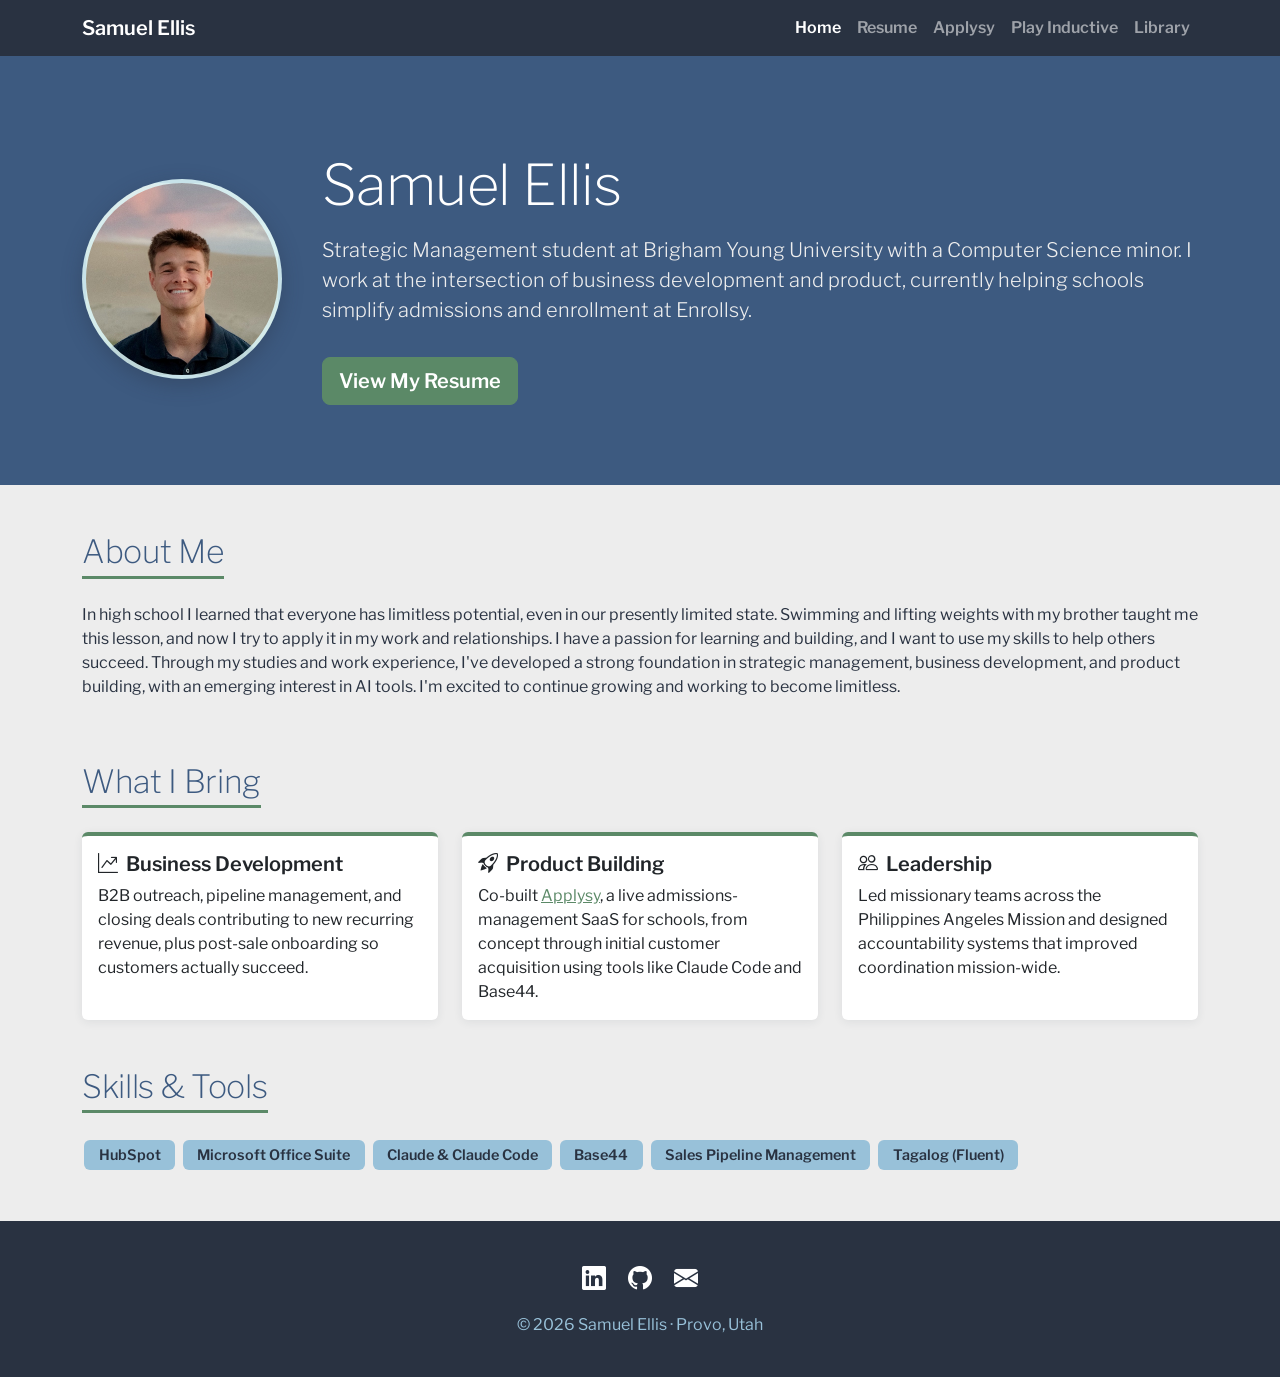
<file: index.html>
<!DOCTYPE html>
<html lang="en">
<head>
  <meta charset="UTF-8">
  <meta name="viewport" content="width=device-width, initial-scale=1">
  <title>Samuel Ellis | About Me</title>
  <link rel="preconnect" href="https://fonts.googleapis.com">
  <link rel="preconnect" href="https://fonts.gstatic.com" crossorigin>
  <link href="https://fonts.googleapis.com/css2?family=Libre+Franklin:wght@200;400;600&display=swap" rel="stylesheet">
  <link href="https://cdn.jsdelivr.net/npm/bootstrap@5.3.3/dist/css/bootstrap.min.css" rel="stylesheet">
  <link href="https://cdn.jsdelivr.net/npm/bootstrap-icons@1.11.3/font/bootstrap-icons.min.css" rel="stylesheet">
  <link href="css/site.css" rel="stylesheet">
</head>
<body>

  <nav class="navbar navbar-expand-md navbar-dark navbar-custom">
    <div class="container">
      <a class="navbar-brand" href="index.html">Samuel Ellis</a>
      <button class="navbar-toggler" type="button" data-bs-toggle="collapse" data-bs-target="#mainNav"
              aria-controls="mainNav" aria-expanded="false" aria-label="Toggle navigation">
        <span class="navbar-toggler-icon"></span>
      </button>
      <div class="collapse navbar-collapse" id="mainNav">
        <ul class="navbar-nav ms-auto">
          <li class="nav-item"><a class="nav-link active" href="index.html">Home</a></li>
          <li class="nav-item"><a class="nav-link" href="resume.html">Resume</a></li>
          <li class="nav-item"><a class="nav-link" href="https://app.applysy.com/" target="_blank" rel="noopener">Applysy</a></li>
          <li class="nav-item"><a class="nav-link" href="https://samellis1.github.io/InductiveReasoningGame/" target="_blank" rel="noopener">Play Inductive</a></li>
          <li class="nav-item"><a class="nav-link" href="https://samellis1.github.io/Ellis-Home-Library/" target="_blank" rel="noopener">Library</a></li>
        </ul>
      </div>
    </div>
  </nav>

  <header class="hero">
    <div class="container">
      <div class="hero-row">
        <div class="hero-avatar" role="img" aria-label="Portrait of Samuel Briggs Ellis"></div>
        <div class="hero-intro">
      <h1 class="display-4">Samuel Ellis</h1>
      <p class="lead mt-3">
        Strategic Management student at Brigham Young University with a Computer Science minor.
        I work at the intersection of business development and product, currently helping
        schools simplify admissions and enrollment at Enrollsy.
      </p>
      <a href="resume.html" class="btn btn-accent btn-lg mt-3">View My Resume</a>
        </div>
      </div>
    </div>
  </header>

  <main>
    <section class="py-5">
      <div class="container">
        <h2 class="section-title">About Me</h2>
        <p>
          In high school I learned that everyone has limitless potential, even in our presently limited state. 
          Swimming and lifting weights with my brother 
          taught me this lesson, and now I try to apply it in my work and relationships. 
          I have a passion for learning and building, and I want to use my skills to help others succeed.
          Through my studies and work experience, I've developed a strong foundation in strategic management, 
          business development, and product building, with an emerging interest in AI tools. 
          I'm excited to continue growing and working to become limitless. 

        </p>
      </div>
    </section>

    <section class="pb-5">
      <div class="container">
        <h2 class="section-title">What I Bring</h2>
        <div class="row g-4">
          <div class="col-md-4">
            <div class="card card-highlight">
              <div class="card-body">
                <h3 class="h5 card-title"><i class="bi bi-graph-up-arrow me-2"></i>Business Development</h3>
                <p class="card-text">
                  B2B outreach, pipeline management, and closing deals contributing to new recurring
                  revenue, plus post-sale onboarding so customers actually succeed.
                </p>
              </div>
            </div>
          </div>
          <div class="col-md-4">
            <div class="card card-highlight">
              <div class="card-body">
                <h3 class="h5 card-title"><i class="bi bi-rocket-takeoff me-2"></i>Product Building</h3>
                <p class="card-text">
                  Co-built <a href="https://app.applysy.com/" target="_blank" style="color:#5B8967" style="font-family:Lato, Arial, sans-serif" style="font-weight:bold" style="text-decoration:none">Applysy</a>, 
                  a live admissions-management SaaS for schools, from concept
                  through initial customer acquisition using tools like Claude Code and Base44.
                </p>
              </div>
            </div>
          </div>
          <div class="col-md-4">
            <div class="card card-highlight">
              <div class="card-body">
                <h3 class="h5 card-title"><i class="bi bi-people me-2"></i>Leadership</h3>
                <p class="card-text">
                  Led missionary teams across the Philippines Angeles Mission and designed
                  accountability systems that improved coordination mission-wide.
                </p>
              </div>
            </div>
          </div>
        </div>
      </div>
    </section>

    <section class="pb-5">
      <div class="container">
        <h2 class="section-title">Skills &amp; Tools</h2>
        <div>
          <span class="badge skill-badge">HubSpot</span>
          <span class="badge skill-badge">Microsoft Office Suite</span>
          <span class="badge skill-badge">Claude &amp; Claude Code</span>
          <span class="badge skill-badge">Base44</span>
          <span class="badge skill-badge">Sales Pipeline Management</span>
          <span class="badge skill-badge">Tagalog (Fluent)</span>
        </div>
      </div>
    </section>
  </main>

  <footer class="footer-custom">
    <div class="container text-center">
      <div class="mb-3">
        <a href="https://www.linkedin.com/in/samuel-ellis-53136b392" aria-label="LinkedIn"><i class="bi bi-linkedin"></i></a>
        <a href="https://github.com/samellis1" aria-label="GitHub"><i class="bi bi-github"></i></a>
        <a href="mailto:sbellis@byu.edu" aria-label="Email"><i class="bi bi-envelope-fill"></i></a>
      </div>
      <p class="mb-0">&copy; 2026 Samuel Ellis &middot; Provo, Utah</p>
    </div>
  </footer>

  <script src="https://cdn.jsdelivr.net/npm/bootstrap@5.3.3/dist/js/bootstrap.bundle.min.js"></script>
</body>
</html>
</file>
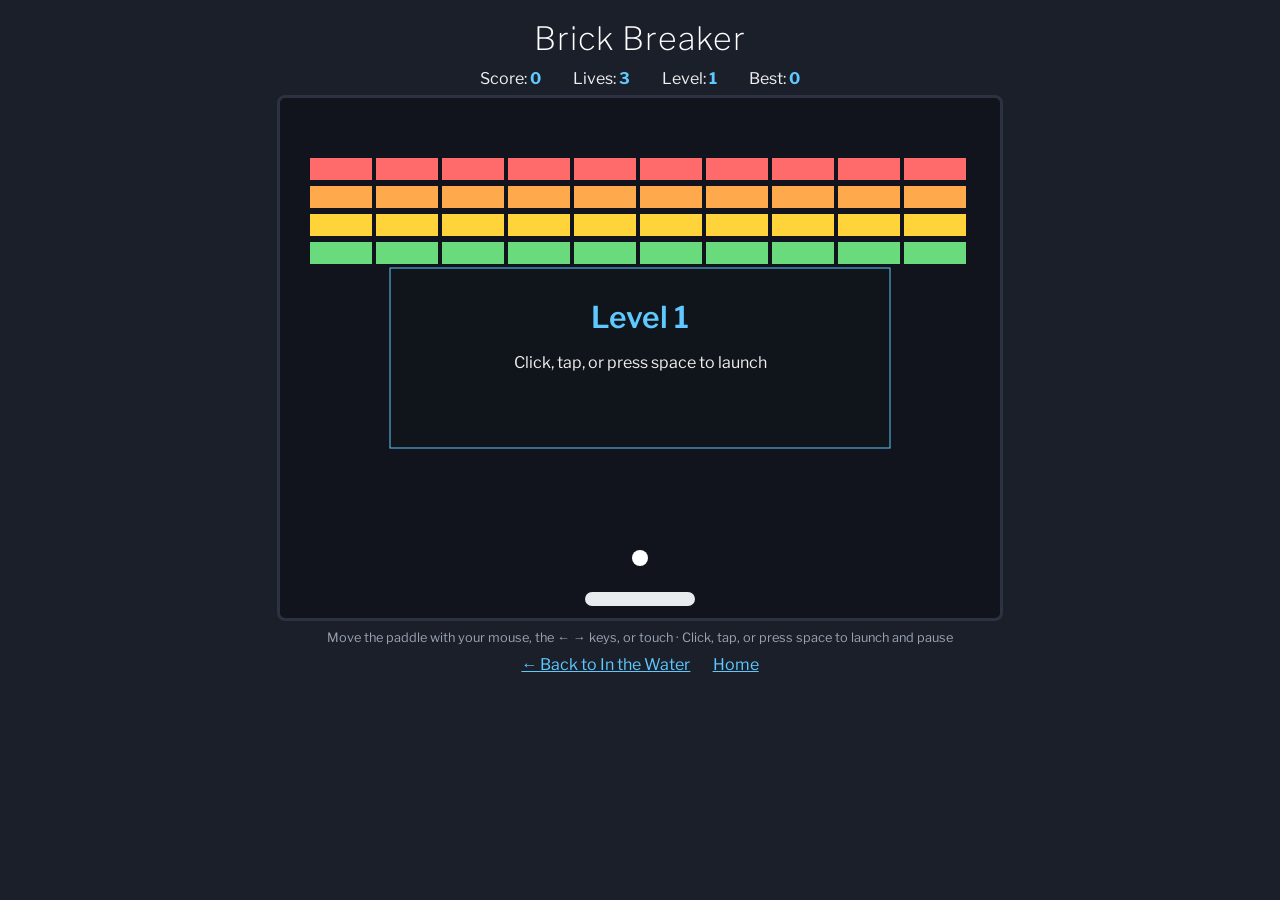
<file: brickbreaker.html>
<!DOCTYPE html>
<html lang="en">
<head>
<meta charset="UTF-8">
<meta name="viewport" content="width=device-width, initial-scale=1">
<title>Brick Breaker | Sam Ellis</title>
<link rel="preconnect" href="https://fonts.googleapis.com">
<link rel="preconnect" href="https://fonts.gstatic.com" crossorigin>
<link href="https://fonts.googleapis.com/css2?family=Libre+Franklin:wght@200;400;600&display=swap" rel="stylesheet">
<style>
  body {
    margin: 0;
    background: #1b1f2a;
    font-family: "Libre Franklin", "Segoe UI", Arial, sans-serif;
    font-weight: 400;
    color: #f0f0f0;
    display: flex;
    flex-direction: column;
    align-items: center;
    min-height: 100vh;
  }
  h1 { color: #ffffff; margin: 1.2rem 0 0.3rem 0; font-weight: 200; letter-spacing: 1px; }
  .hud {
    display: flex;
    gap: 2rem;
    font-size: 1rem;
    margin: 0.4rem 0;
  }
  .hud span b { color: #5ec8ff; }
  canvas {
    background: #11141c;
    border: 3px solid #2c3242;
    border-radius: 8px;
    touch-action: none;
    max-width: 96vw;
  }
  .controls { font-size: 0.8rem; color: #9aa3b2; margin: 0.6rem 1rem; text-align: center; }
  .nav-links { margin-bottom: 1.5rem; }
  .nav-links a { color: #5ec8ff; margin: 0 0.6rem; }
</style>
</head>
<body>
  <h1>Brick Breaker</h1>
  <div class="hud">
    <span>Score: <b id="score">0</b></span>
    <span>Lives: <b id="lives">3</b></span>
    <span>Level: <b id="level">1</b></span>
    <span>Best: <b id="best">0</b></span>
  </div>
  <canvas id="game" width="720" height="520"></canvas>
  <p class="controls">
    Move the paddle with your mouse, the &larr; &rarr; keys, or touch &middot;
    Click, tap, or press space to launch and pause
  </p>
  <div class="nav-links">
    <a href="scratch.html">&larr; Back to In the Water</a>
    <a href="index.html">Home</a>
  </div>

<script>
(() => {
  const canvas = document.getElementById('game');
  const ctx = canvas.getContext('2d');
  const W = canvas.width, H = canvas.height;

  const scoreEl = document.getElementById('score');
  const livesEl = document.getElementById('lives');
  const levelEl = document.getElementById('level');
  const bestEl = document.getElementById('best');

  // Simple color per brick row
  const ROW_COLORS = ['#ff6b6b', '#ffa94d', '#ffd43b', '#69db7c', '#4dabf7', '#b197fc'];

  let state;

  function freshState() {
    return {
      score: 0, lives: 3, level: 1,
      mode: 'ready',            // ready | play | paused | over | win
      paddle: { w: 110, x: W / 2 - 55, h: 14 },
      balls: [],
      bricks: [],
    };
  }

  function newBall(stuck = true) {
    return { x: W / 2, y: H - 60, r: 8, dx: 0, dy: 0, speed: 5 + state.level * 0.35, stuck };
  }

  function buildLevel(n) {
    const bricks = [];
    const cols = 10, rows = Math.min(3 + n, 6);
    const bw = (W - 60) / cols, bh = 22;
    for (let r = 0; r < rows; r++) {
      for (let c = 0; c < cols; c++) {
        bricks.push({
          x: 30 + c * bw, y: 60 + r * (bh + 6), w: bw - 4, h: bh,
          color: ROW_COLORS[r % ROW_COLORS.length],
          hits: 1,
        });
      }
    }
    return bricks;
  }

  function startLevel() {
    state.bricks = buildLevel(state.level);
    state.balls = [newBall(true)];
    state.mode = 'ready';
  }

  function launch() {
    for (const b of state.balls) {
      if (b.stuck) {
        b.stuck = false;
        const angle = (-Math.PI / 2) + (Math.random() * 0.6 - 0.3);
        b.dx = Math.cos(angle) * b.speed;
        b.dy = Math.sin(angle) * b.speed;
      }
    }
    state.mode = 'play';
  }

  // ---- input ----
  let leftDown = false, rightDown = false;

  function movePaddleTo(px) {
    state.paddle.x = Math.max(0, Math.min(W - state.paddle.w, px - state.paddle.w / 2));
  }

  canvas.addEventListener('mousemove', e => {
    const rect = canvas.getBoundingClientRect();
    movePaddleTo((e.clientX - rect.left) * (W / rect.width));
  });
  canvas.addEventListener('touchmove', e => {
    e.preventDefault();
    const rect = canvas.getBoundingClientRect();
    movePaddleTo((e.touches[0].clientX - rect.left) * (W / rect.width));
  }, { passive: false });

  function primaryAction() {
    if (state.mode === 'over' || state.mode === 'win') { state = freshState(); startLevel(); }
    else if (state.mode === 'ready') launch();
    else if (state.mode === 'play') state.mode = 'paused';
    else if (state.mode === 'paused') state.mode = 'play';
    syncHud();
  }
  canvas.addEventListener('click', primaryAction);
  canvas.addEventListener('touchstart', e => {
    const rect = canvas.getBoundingClientRect();
    movePaddleTo((e.touches[0].clientX - rect.left) * (W / rect.width));
    if (state.mode !== 'play') primaryAction();
  });

  document.addEventListener('keydown', e => {
    if (e.key === 'ArrowLeft') leftDown = true;
    if (e.key === 'ArrowRight') rightDown = true;
    if (e.key === ' ') { e.preventDefault(); primaryAction(); }
  });
  document.addEventListener('keyup', e => {
    if (e.key === 'ArrowLeft') leftDown = false;
    if (e.key === 'ArrowRight') rightDown = false;
  });

  // ---- update ----
  function update() {
    if (leftDown) state.paddle.x = Math.max(0, state.paddle.x - 9);
    if (rightDown) state.paddle.x = Math.min(W - state.paddle.w, state.paddle.x + 9);

    if (state.mode !== 'play') return;

    for (const ball of state.balls) {
      if (ball.stuck) { ball.x = state.paddle.x + state.paddle.w / 2; ball.y = H - 60; continue; }
      ball.x += ball.dx;
      ball.y += ball.dy;

      if (ball.x < ball.r) { ball.x = ball.r; ball.dx *= -1; }
      if (ball.x > W - ball.r) { ball.x = W - ball.r; ball.dx *= -1; }
      if (ball.y < ball.r) { ball.y = ball.r; ball.dy *= -1; }

      // paddle bounce, angle depends on hit position
      const p = state.paddle;
      if (ball.dy > 0 && ball.y + ball.r >= H - 26 && ball.y + ball.r <= H - 8 &&
          ball.x >= p.x - ball.r && ball.x <= p.x + p.w + ball.r) {
        const rel = (ball.x - (p.x + p.w / 2)) / (p.w / 2);
        const ang = -Math.PI / 2 + rel * (Math.PI / 3);
        const speed = Math.hypot(ball.dx, ball.dy);
        ball.dx = Math.cos(ang) * speed;
        ball.dy = Math.sin(ang) * speed;
        ball.y = H - 26 - ball.r;
      }

      // brick collisions
      for (const brick of state.bricks) {
        if (brick.hits <= 0) continue;
        if (ball.x + ball.r > brick.x && ball.x - ball.r < brick.x + brick.w &&
            ball.y + ball.r > brick.y && ball.y - ball.r < brick.y + brick.h) {
          const overlapX = Math.min(ball.x + ball.r - brick.x, brick.x + brick.w - (ball.x - ball.r));
          const overlapY = Math.min(ball.y + ball.r - brick.y, brick.y + brick.h - (ball.y - ball.r));
          if (overlapX < overlapY) ball.dx *= -1; else ball.dy *= -1;
          brick.hits--;
          state.score += 10 * state.level;
          break;
        }
      }
    }

    // remove balls that fell off the bottom
    state.balls = state.balls.filter(b => b.y - b.r < H);
    if (state.balls.length === 0) {
      state.lives--;
      if (state.lives <= 0) {
        state.mode = 'over';
        saveBest();
      } else {
        state.balls = [newBall(true)];
        state.mode = 'ready';
      }
    }

    // level cleared
    if (state.bricks.every(b => b.hits <= 0)) {
      state.score += 100 * state.level;
      if (state.level >= 6) {
        state.mode = 'win';
        saveBest();
      } else {
        state.level++;
        startLevel();
      }
    }

    syncHud();
  }

  // ---- render ----
  function centerText(lines) {
    ctx.save();
    ctx.fillStyle = 'rgba(17, 20, 28, 0.85)';
    ctx.fillRect(W / 2 - 250, H / 2 - 90, 500, 180);
    ctx.strokeStyle = '#5ec8ff';
    ctx.strokeRect(W / 2 - 250, H / 2 - 90, 500, 180);
    ctx.textAlign = 'center';
    ctx.fillStyle = '#5ec8ff';
    ctx.font = '600 30px "Libre Franklin", Arial, sans-serif';
    ctx.fillText(lines[0], W / 2, H / 2 - 30);
    ctx.fillStyle = '#f0f0f0';
    ctx.font = '400 16px "Libre Franklin", Arial, sans-serif';
    lines.slice(1).forEach((t, i) => ctx.fillText(t, W / 2, H / 2 + 10 + i * 28));
    ctx.restore();
  }

  function render() {
    ctx.clearRect(0, 0, W, H);

    for (const brick of state.bricks) {
      if (brick.hits <= 0) continue;
      ctx.fillStyle = brick.color;
      ctx.fillRect(brick.x, brick.y, brick.w, brick.h);
    }

    // paddle
    const p = state.paddle;
    ctx.fillStyle = '#e9ecef';
    ctx.beginPath();
    ctx.roundRect(p.x, H - 26, p.w, p.h, 7);
    ctx.fill();

    // balls
    for (const ball of state.balls) {
      ctx.fillStyle = '#ffffff';
      ctx.beginPath(); ctx.arc(ball.x, ball.y, ball.r, 0, Math.PI * 2); ctx.fill();
    }

    if (state.mode === 'ready') centerText(['Level ' + state.level, 'Click, tap, or press space to launch']);
    if (state.mode === 'paused') centerText(['Paused', 'Click, tap, or press space to resume']);
    if (state.mode === 'over') centerText(['Game Over', 'Final score: ' + state.score, 'Click, tap, or press space to play again']);
    if (state.mode === 'win') centerText(['You Win!', 'You cleared all 6 levels. Score: ' + state.score, 'Click, tap, or press space to play again']);
  }

  function syncHud() {
    scoreEl.textContent = state.score;
    livesEl.textContent = state.lives;
    levelEl.textContent = state.level;
    bestEl.textContent = localStorage.getItem('brickBreakerBest') || 0;
  }

  function saveBest() {
    const best = Number(localStorage.getItem('brickBreakerBest') || 0);
    if (state.score > best) localStorage.setItem('brickBreakerBest', state.score);
    syncHud();
  }

  function loop() {
    update();
    render();
    requestAnimationFrame(loop);
  }

  state = freshState();
  startLevel();
  syncHud();
  loop();
})();
</script>
</body>
</html>
</file>
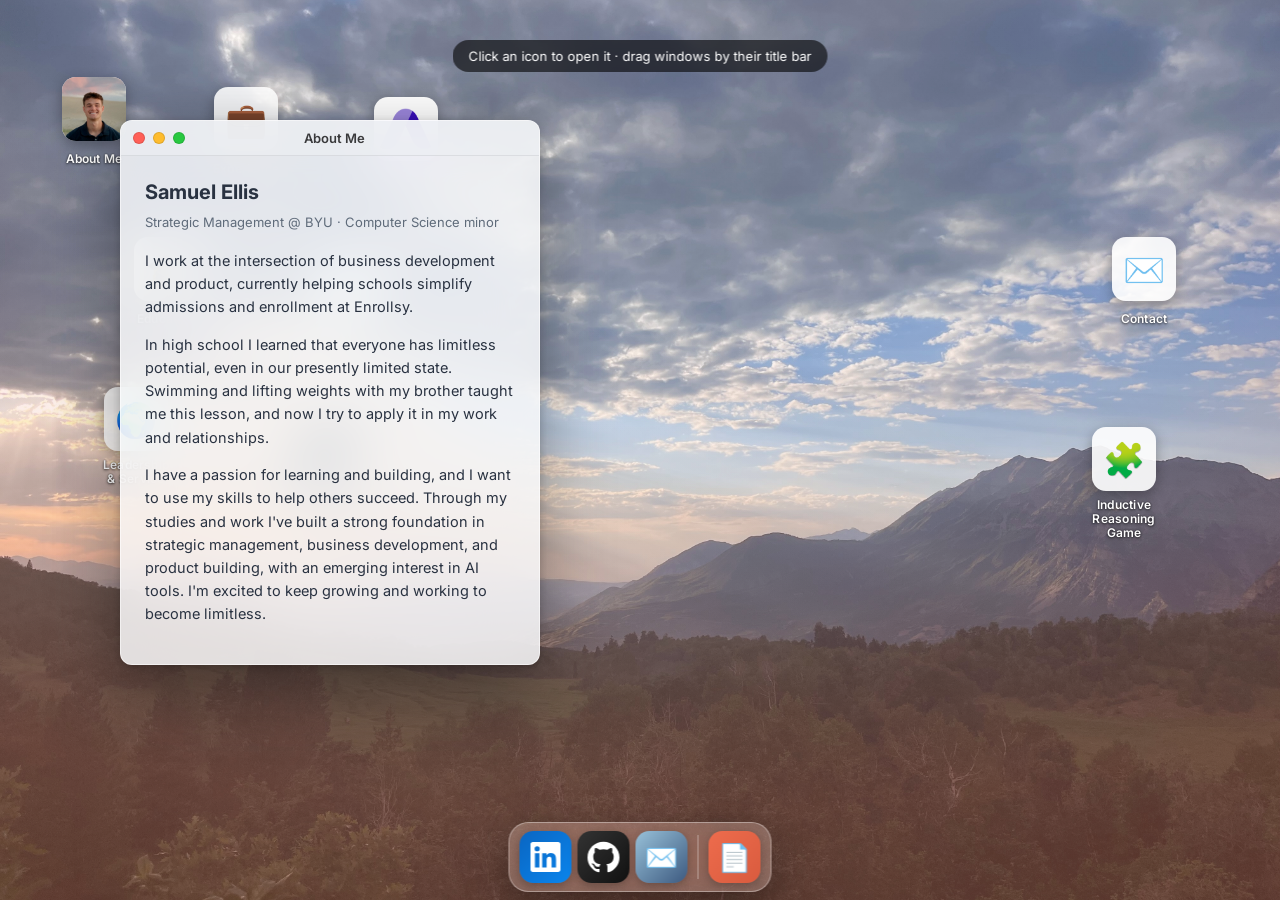
<file: desktop.html>
<!DOCTYPE html>
<html lang="en">
<head>
  <meta charset="UTF-8">
  <meta name="viewport" content="width=device-width, initial-scale=1">
  <title>Samuel Ellis — Desktop</title>
  <link rel="preconnect" href="https://fonts.googleapis.com">
  <link rel="preconnect" href="https://fonts.gstatic.com" crossorigin>
  <link href="https://fonts.googleapis.com/css2?family=Inter:wght@400;500;600;700&display=swap" rel="stylesheet">
  <style>
    /* ============================================================
       Samuel Ellis — a portfolio styled as a macOS desktop.
       Inspired by the layout of bychudy.com: a full-bleed portrait
       wallpaper, scattered "desktop" icons, draggable Finder-style
       windows, and a magnifying dock. Self-contained — does not
       touch index.html / resume.html / site.css.
       ============================================================ */

    *, *::before, *::after { box-sizing: border-box; }

    :root {
      --window-bg: rgba(246, 247, 249, 0.86);
      --window-border: rgba(255, 255, 255, 0.55);
      --titlebar: rgba(236, 238, 242, 0.7);
      --ink: #293241;
      --muted: #5f6b7a;
      --accent: #ee6c4d;
    }

    html, body {
      height: 100%;
      margin: 0;
      overflow: hidden;
      font-family: "Inter", -apple-system, BlinkMacSystemFont, "Segoe UI", sans-serif;
      color: var(--ink);
      -webkit-font-smoothing: antialiased;
    }

    /* ---- Wallpaper: the headshot fills the whole screen ---- */
    #desktop {
      position: fixed;
      inset: 0;
      background: #3d5a80 url("images/wallpaper.jpg") center center / cover no-repeat;
    }
    /* soft brightening + peach vignette to match the reference vibe */
    #desktop::before {
      content: "";
      position: absolute;
      inset: 0;
      background:
        radial-gradient(120% 90% at 50% 0%, rgba(255,255,255,0) 40%, rgba(238, 108, 77, 0.28) 100%),
        linear-gradient(rgba(255,255,255,0.12), rgba(255,255,255,0.12));
      pointer-events: none;
    }

    /* ---- Desktop icons ---- */
    .icon {
      position: absolute;
      width: 92px;
      text-align: center;
      cursor: pointer;
      user-select: none;
      padding: 6px 4px 4px;
      border-radius: 8px;
      border: 1px solid transparent;
    }
    .icon:hover { background: rgba(255, 255, 255, 0.12); }
    .icon.selected {
      background: rgba(61, 90, 128, 0.4);
      border-color: rgba(152, 193, 217, 0.6);
    }
    .icon .glyph {
      width: 64px;
      height: 64px;
      margin: 0 auto 6px;
      border-radius: 14px;
      display: flex;
      align-items: center;
      justify-content: center;
      font-size: 34px;
      background: rgba(255,255,255,0.9);
      box-shadow: 0 4px 14px rgba(0,0,0,0.3);
      overflow: hidden;
    }
    .icon .glyph img { width: 100%; height: 100%; object-fit: cover; }
    .icon .label {
      color: #fff;
      font-size: 12px;
      font-weight: 600;
      line-height: 1.15;
      letter-spacing: 0.02em;
      text-shadow: 0 1px 3px rgba(0,0,0,0.65), 0 0 2px rgba(0,0,0,0.5);
      padding: 1px 4px;
      border-radius: 4px;
      display: inline-block;
    }
    .icon.selected .label { background: rgba(61, 90, 128, 0.95); text-shadow: none; }

    /* ---- Windows (Finder-style) ---- */
    .window {
      position: absolute;
      min-width: 280px;
      max-width: 92vw;
      background: var(--window-bg);
      backdrop-filter: blur(26px) saturate(180%);
      -webkit-backdrop-filter: blur(26px) saturate(180%);
      border: 1px solid var(--window-border);
      border-radius: 12px;
      box-shadow: 0 22px 70px rgba(0,0,0,0.4), 0 2px 8px rgba(0,0,0,0.2);
      overflow: hidden;
      display: none;
      flex-direction: column;
      animation: pop 0.16s ease-out;
    }
    @keyframes pop { from { transform: scale(0.96); opacity: 0; } to { transform: scale(1); opacity: 1; } }
    .window.open { display: flex; }

    .titlebar {
      display: flex;
      align-items: center;
      gap: 8px;
      padding: 9px 12px;
      background: var(--titlebar);
      border-bottom: 1px solid rgba(0,0,0,0.07);
      cursor: grab;
      user-select: none;
    }
    .titlebar:active { cursor: grabbing; }
    .traffic { display: flex; gap: 8px; }
    .light { width: 12px; height: 12px; border-radius: 50%; border: 0.5px solid rgba(0,0,0,0.12); }
    .light.red { background: #ff5f57; }
    .light.yellow { background: #febc2e; }
    .light.green { background: #28c840; }
    .light.red:hover { background: #ff3b30; cursor: pointer; }
    .win-title {
      flex: 1;
      text-align: center;
      font-size: 13px;
      font-weight: 600;
      color: #3a3a3c;
      margin-right: 52px; /* balance the traffic lights */
      white-space: nowrap;
      overflow: hidden;
      text-overflow: ellipsis;
    }
    .win-body {
      padding: 20px 24px 24px;
      overflow-y: auto;
      max-height: 64vh;
      font-size: 14.5px;
      line-height: 1.6;
    }
    .win-body h2 {
      font-size: 20px;
      font-weight: 700;
      margin: 0 0 4px;
    }
    .win-body .sub { color: var(--muted); font-size: 13px; margin: 0 0 16px; }
    .win-body h3 { font-size: 15px; font-weight: 700; margin: 18px 0 2px; }
    .win-body .meta { color: var(--muted); font-size: 12.5px; margin: 0 0 6px; }
    .win-body ul { margin: 6px 0 0; padding-left: 20px; }
    .win-body li { margin-bottom: 5px; }
    .win-body a { color: var(--accent); font-weight: 600; text-decoration: none; }
    .win-body a:hover { text-decoration: underline; }
    .entry + .entry { margin-top: 16px; padding-top: 16px; border-top: 1px solid rgba(0,0,0,0.07); }
    .chips { display: flex; flex-wrap: wrap; gap: 8px; margin-top: 6px; }
    .chip {
      background: #98c1d9; color: #293241; font-weight: 600;
      font-size: 12.5px; padding: 6px 12px; border-radius: 999px;
    }
    .btn-row { margin-top: 18px; display: flex; gap: 10px; flex-wrap: wrap; }
    .pill-btn {
      display: inline-flex; align-items: center; gap: 6px;
      background: var(--accent); color: #fff !important; font-weight: 600;
      padding: 9px 16px; border-radius: 999px; text-decoration: none !important;
      font-size: 13.5px; transition: filter 0.15s;
    }
    .pill-btn:hover { filter: brightness(1.08); }
    .pill-btn.ghost { background: rgba(0,0,0,0.06); color: var(--ink) !important; }

    /* ---- Dock ---- */
    #dock {
      position: fixed;
      bottom: 8px;
      left: 50%;
      transform: translateX(-50%);
      display: flex;
      align-items: flex-end;
      gap: 6px;
      padding: 8px 10px;
      background: rgba(255, 255, 255, 0.22);
      backdrop-filter: blur(24px) saturate(180%);
      -webkit-backdrop-filter: blur(24px) saturate(180%);
      border: 1px solid rgba(255, 255, 255, 0.35);
      border-radius: 20px;
      box-shadow: 0 12px 40px rgba(0,0,0,0.35);
      z-index: 7000;
    }
    .dock-item {
      width: 52px; height: 52px;
      border-radius: 14px;
      display: flex; align-items: center; justify-content: center;
      font-size: 27px;
      cursor: pointer;
      transition: transform 0.18s cubic-bezier(.2,.8,.2,1);
      text-decoration: none;
      box-shadow: 0 3px 10px rgba(0,0,0,0.25);
      position: relative;
    }
    .dock-item:hover { transform: translateY(-12px) scale(1.18); }
    .dock-item .tip {
      position: absolute;
      bottom: 64px;
      left: 50%;
      transform: translateX(-50%);
      background: rgba(0,0,0,0.78);
      color: #fff;
      font-size: 12px;
      padding: 4px 9px;
      border-radius: 6px;
      white-space: nowrap;
      opacity: 0;
      pointer-events: none;
      transition: opacity 0.15s;
    }
    .dock-item:hover .tip { opacity: 1; }
    .dock-sep { width: 1px; height: 44px; background: rgba(255,255,255,0.4); margin: 0 4px; align-self: center; }

    /* gradient dock tiles */
    .d-li { background: linear-gradient(135deg,#0a66c2,#0a85ed); color:#fff; }
    .d-gh { background: linear-gradient(135deg,#333,#111); color:#fff; }
    .d-mail { background: linear-gradient(135deg,#98c1d9,#3d5a80); color:#fff; }
    .d-res { background: linear-gradient(135deg,#ee6c4d,#d95b3e); color:#fff; }
    .d-game { background: linear-gradient(135deg,#34d399,#10b981); color:#fff; }

    /* hint toast */
    #hint {
      position: fixed;
      top: 40px; left: 50%; transform: translateX(-50%);
      background: rgba(0,0,0,0.6);
      color: #fff; font-size: 13px; padding: 8px 16px; border-radius: 999px;
      backdrop-filter: blur(10px);
      z-index: 8500;
      transition: opacity 0.6s;
    }
  </style>
</head>
<body>

  <div id="desktop"></div>

  <div id="hint">Click an icon to open it &middot; drag windows by their title bar</div>

  <!-- ===================== DESKTOP ICONS ===================== -->
  <!-- positions are set inline so they "scatter" like a real desktop -->
  <div class="icon" data-window="about" style="top:70px; left:48px;">
    <div class="glyph"><img src="images/headshot.jpg" alt="Samuel Ellis"></div>
    <div class="label">About Me</div>
  </div>

  <div class="icon" data-window="experience" style="top:80px; left:200px;">
    <div class="glyph">&#128188;</div>
    <div class="label">Experience</div>
  </div>

  <div class="icon" data-window="education" style="top:230px; left:120px;">
    <div class="glyph">&#127891;</div>
    <div class="label">Education</div>
  </div>

  <div class="icon" data-window="applysy" style="top:90px; left:360px;">
    <div class="glyph" style="background:#ffffff;"><img src="images/applysy.svg" alt="Applysy" style="object-fit:contain; padding:6px;"></div>
    <div class="label">Applysy</div>
  </div>

  <div class="icon" data-window="skills" style="top:250px; left:300px;">
    <div class="glyph">&#128295;</div>
    <div class="label">Skills &amp; Tools</div>
  </div>

  <div class="icon" data-window="leadership" style="top:380px; left:90px;">
    <div class="glyph">&#127757;</div>
    <div class="label">Leadership &amp; Service</div>
  </div>

  <div class="icon" data-window="awards" style="top:420px; left:280px;">
    <div class="glyph"><img src="images/freestyle.jpg" alt="Swimming"></div>
    <div class="label">Awards &amp; Interests</div>
  </div>

  <div class="icon" data-href="https://samellis1.github.io/InductiveReasoningGame" style="top:420px; right:110px;">
    <div class="glyph">&#129513;</div>
    <div class="label">Inductive Reasoning Game</div>
  </div>

  <div class="icon" data-window="contact" style="top:230px; right:90px;">
    <div class="glyph">&#9993;&#65039;</div>
    <div class="label">Contact</div>
  </div>

  <!-- ===================== WINDOWS ===================== -->
  <div class="window" id="win-about" style="width:420px; top:120px; left:120px;">
    <div class="titlebar">
      <div class="traffic"><span class="light red"></span><span class="light yellow"></span><span class="light green"></span></div>
      <div class="win-title">About Me</div>
    </div>
    <div class="win-body">
      <h2>Samuel Ellis</h2>
      <p class="sub">Strategic Management @ BYU &middot; Computer Science minor</p>
      <p>I work at the intersection of business development and product, currently helping schools simplify admissions and enrollment at Enrollsy.</p>
      <p>In high school I learned that everyone has limitless potential, even in our presently limited state. Swimming and lifting weights with my brother taught me this lesson, and now I try to apply it in my work and relationships.</p>
      <p>I have a passion for learning and building, and I want to use my skills to help others succeed. Through my studies and work I've built a strong foundation in strategic management, business development, and product building, with an emerging interest in AI tools. I'm excited to keep growing and working to become limitless.</p>
    </div>
  </div>

  <div class="window" id="win-experience" style="width:480px; top:90px; left:200px;">
    <div class="titlebar">
      <div class="traffic"><span class="light red"></span><span class="light yellow"></span><span class="light green"></span></div>
      <div class="win-title">Experience</div>
    </div>
    <div class="win-body">
      <h2>Experience</h2>
      <div class="entry">
        <h3>Enrollsy Inc. — Business &amp; Product Development Associate</h3>
        <p class="meta">Lehi, UT &middot; Aug 2025 – Present</p>
        <ul>
          <li>B2B cold outreach contributing to new recurring revenue; managed the sales pipeline, closed deals, and built marketing assets.</li>
          <li>Co-built Applysy, a live admissions-management SaaS for schools, using AI-native tools (Base44, Claude Code) from concept through initial customer acquisition.</li>
          <li>Supported client onboarding and account configuration as a post-sale implementation resource.</li>
        </ul>
      </div>
      <div class="entry">
        <h3>U.S. Senate, Sergeant at Arms — Senate Page</h3>
        <p class="meta">Washington, D.C. &middot; Sep 2021 – Feb 2022</p>
        <ul>
          <li>One of 30 pages selected nationally to serve the U.S. Senate alongside senior congressional staff.</li>
          <li>Supported Cloakroom staff in configuring the Senate floor for in-session operations and inter-office document delivery across the Capitol complex.</li>
        </ul>
      </div>
      <div class="entry">
        <h3>Crumbl Cookies — Shift Lead</h3>
        <p class="meta">Wichita, KS &middot; May 2021 – Aug 2022</p>
        <ul>
          <li>Promoted to Shift Lead after first season; supervised crew, managed open/close procedures, and held product-quality standards during high-demand shifts.</li>
        </ul>
      </div>
      <div class="entry">
        <h3>Ellis Lawn Care — Owner &amp; Operator</h3>
        <p class="meta">Wichita, KS &middot; May 2019 – Aug 2023</p>
        <ul>
          <li>Founded and ran a lawn-care business serving 6 weekly clients, ~$300/week across 5 seasons.</li>
        </ul>
      </div>
    </div>
  </div>

  <div class="window" id="win-education" style="width:420px; top:160px; left:160px;">
    <div class="titlebar">
      <div class="traffic"><span class="light red"></span><span class="light yellow"></span><span class="light green"></span></div>
      <div class="win-title">Education</div>
    </div>
    <div class="win-body">
      <h2>Education</h2>
      <h3>Brigham Young University</h3>
      <p class="meta">Provo, UT &middot; Est. Graduation: Apr 2028</p>
      <p>B.S. in Strategic Management with a Minor in Computer Science.</p>
      <ul>
        <li>GPA: 3.93 / 4.00</li>
        <li>BYU Half-Tuition Scholarship (merit-based)</li>
        <li>Cougar Swim Club, Member</li>
      </ul>
    </div>
  </div>

  <div class="window" id="win-applysy" style="width:420px; top:130px; left:300px;">
    <div class="titlebar">
      <div class="traffic"><span class="light red"></span><span class="light yellow"></span><span class="light green"></span></div>
      <div class="win-title">Applysy</div>
    </div>
    <div class="win-body">
      <h2>&#128640; Applysy</h2>
      <p class="sub">Admissions-management SaaS for schools</p>
      <p>Co-built from concept through initial customer acquisition using AI-native development tools like Claude Code and Base44. Applysy helps schools manage admissions and enrollment without the usual paperwork drag.</p>
      <div class="btn-row">
        <a class="pill-btn" href="https://app.applysy.com/" target="_blank" rel="noopener">Visit Applysy &#8599;</a>
      </div>
    </div>
  </div>

  <div class="window" id="win-skills" style="width:420px; top:200px; left:260px;">
    <div class="titlebar">
      <div class="traffic"><span class="light red"></span><span class="light yellow"></span><span class="light green"></span></div>
      <div class="win-title">Skills &amp; Tools</div>
    </div>
    <div class="win-body">
      <h2>Skills &amp; Tools</h2>
      <p class="sub">What I bring to the table</p>
      <h3>Business Development</h3>
      <p>B2B outreach, pipeline management, and closing deals — plus post-sale onboarding so customers actually succeed.</p>
      <h3>Product Building</h3>
      <p>Shipped a live SaaS product end-to-end with AI-native tooling.</p>
      <h3>Leadership</h3>
      <p>Led teams across the Philippines Angeles Mission and designed accountability systems that improved coordination mission-wide.</p>
      <div class="chips">
        <span class="chip">HubSpot</span>
        <span class="chip">Microsoft Office Suite</span>
        <span class="chip">Claude &amp; Claude Code</span>
        <span class="chip">Base44</span>
        <span class="chip">Gemini</span>
        <span class="chip">Sales Pipeline Management</span>
        <span class="chip">Tagalog (Fluent)</span>
      </div>
    </div>
  </div>

  <div class="window" id="win-leadership" style="width:480px; top:160px; left:180px;">
    <div class="titlebar">
      <div class="traffic"><span class="light red"></span><span class="light yellow"></span><span class="light green"></span></div>
      <div class="win-title">Leadership &amp; Service</div>
    </div>
    <div class="win-body">
      <h2>Leadership &amp; Service</h2>
      <div class="entry">
        <h3>The Church of Jesus Christ of Latter-day Saints — Volunteer Representative</h3>
        <p class="meta">Angeles, Philippines &middot; Aug 2023 – Jul 2025</p>
        <ul>
          <li>Served as District Leader, Zone Leader, and Assistant to the President, overseeing teams of missionaries and coordinating humanitarian and proselytizing efforts across the Philippines Angeles Mission.</li>
          <li>Designed and implemented accountability-tracking systems to improve performance visibility and coordination mission-wide.</li>
        </ul>
      </div>
      <div class="entry">
        <h3>Cougar Swim Club — Member</h3>
        <p class="meta">Provo, UT &middot; Sep 2025 – Present</p>
        <ul>
          <li>Compete in club swimming; train alongside fellow students in a competitive, team-oriented environment.</li>
        </ul>
      </div>
    </div>
  </div>

  <div class="window" id="win-awards" style="width:440px; top:140px; left:240px;">
    <div class="titlebar">
      <div class="traffic"><span class="light red"></span><span class="light yellow"></span><span class="light green"></span></div>
      <div class="win-title">Awards, Skills &amp; Interests</div>
    </div>
    <div class="win-body">
      <h2>Awards &amp; Interests</h2>
      <ul>
        <li><strong>Athletics:</strong> Boys Swimming Kansas State Champion (2023) and member of a state record-holding 400 freestyle relay team.</li>
        <li><strong>Awards:</strong> BYU Half-Tuition Scholarship; merit-based academic scholarship.</li>
        <li><strong>Languages:</strong> Tagalog, Fluent (Philippines Angeles Mission, 2023–2025).</li>
        <li><strong>Interests:</strong> swimming, running, weightlifting, and reading (philosophy, history, business).</li>
      </ul>
    </div>
  </div>

  <div class="window" id="win-contact" style="width:400px; top:200px; right:120px;">
    <div class="titlebar">
      <div class="traffic"><span class="light red"></span><span class="light yellow"></span><span class="light green"></span></div>
      <div class="win-title">Contact</div>
    </div>
    <div class="win-body">
      <h2>Get in touch</h2>
      <p class="sub">Provo, Utah</p>
      <p>&#9993;&#65039; <a href="mailto:sbellis@byu.edu">sbellis@byu.edu</a></p>
      <p>&#128279; <a href="https://www.linkedin.com/in/samuel-ellis-53136b392" target="_blank" rel="noopener">LinkedIn</a></p>
      <p>&#128187; <a href="https://github.com/samellis1" target="_blank" rel="noopener">GitHub</a></p>
      <div class="btn-row">
        <a class="pill-btn" href="resume.html">View Resume</a>
        <a class="pill-btn ghost" href="index.html">Classic Site</a>
      </div>
    </div>
  </div>

  <!-- ===================== DOCK ===================== -->
  <div id="dock">
    <div class="dock-item d-li" onclick="window.open('https://www.linkedin.com/in/samuel-ellis-53136b392','_blank')">
      <span class="tip">LinkedIn</span>
      <svg viewBox="0 0 24 24" width="30" height="30" fill="#fff" xmlns="http://www.w3.org/2000/svg" aria-label="LinkedIn">
        <path d="M20.45 20.45h-3.56v-5.57c0-1.33-.02-3.04-1.85-3.04-1.85 0-2.13 1.45-2.13 2.94v5.67H9.35V9h3.41v1.56h.05c.48-.9 1.64-1.85 3.37-1.85 3.6 0 4.27 2.37 4.27 5.45v6.29zM5.34 7.43a2.06 2.06 0 110-4.12 2.06 2.06 0 010 4.12zM7.12 20.45H3.56V9h3.56v11.45zM22.22 0H1.77C.79 0 0 .77 0 1.72v20.56C0 23.23.79 24 1.77 24h20.45c.98 0 1.78-.77 1.78-1.72V1.72C24 .77 23.2 0 22.22 0z"/>
      </svg>
    </div>
    <div class="dock-item d-gh" onclick="window.open('https://github.com/samellis1','_blank')">
      <span class="tip">GitHub</span>
      <svg viewBox="0 0 24 24" width="32" height="32" fill="#fff" xmlns="http://www.w3.org/2000/svg" aria-label="GitHub">
        <path d="M12 .5C5.37.5 0 5.78 0 12.29c0 5.21 3.44 9.63 8.21 11.19.6.11.82-.25.82-.56 0-.28-.01-1.02-.02-2-3.34.71-4.04-1.58-4.04-1.58-.55-1.37-1.34-1.74-1.34-1.74-1.09-.73.08-.72.08-.72 1.21.08 1.84 1.22 1.84 1.22 1.07 1.8 2.81 1.28 3.5.98.11-.76.42-1.28.76-1.57-2.67-.3-5.47-1.31-5.47-5.83 0-1.29.47-2.34 1.24-3.17-.12-.3-.54-1.52.12-3.17 0 0 1.01-.32 3.3 1.21a11.6 11.6 0 016 0c2.28-1.53 3.29-1.21 3.29-1.21.66 1.65.24 2.87.12 3.17.77.83 1.23 1.88 1.23 3.17 0 4.53-2.81 5.53-5.49 5.82.43.36.81 1.08.81 2.18 0 1.58-.01 2.85-.01 3.24 0 .31.21.68.83.56C20.57 21.91 24 17.5 24 12.29 24 5.78 18.63.5 12 .5z"/>
      </svg>
    </div>
    <div class="dock-item d-mail" onclick="location.href='mailto:sbellis@byu.edu'">
      <span class="tip">Email</span>&#9993;&#65039;
    </div>
    <div class="dock-sep"></div>
    <div class="dock-item d-res" onclick="location.href='resume.html'">
      <span class="tip">Resume</span>&#128196;
    </div>
  </div>

  <script>
    /* ---- window z-index stacking ---- */
    var zTop = 100;
    function bringToFront(win) { win.style.zIndex = ++zTop; }

    /* ---- open / close windows ---- */
    function openWindow(name) {
      var win = document.getElementById('win-' + name);
      if (!win) return;
      win.classList.add('open');
      bringToFront(win);
    }

    document.querySelectorAll('.window').forEach(function (win) {
      // close on red light
      win.querySelector('.light.red').addEventListener('click', function () {
        win.classList.remove('open');
      });
      // focus on any click
      win.addEventListener('mousedown', function () { bringToFront(win); });
    });

    /* ---- desktop icon selection + double-click to open ---- */
    var icons = document.querySelectorAll('.icon');
    icons.forEach(function (icon) {
      // single click selects, highlights, and opens
      icon.addEventListener('click', function (e) {
        e.stopPropagation();
        icons.forEach(function (i) { i.classList.remove('selected'); });
        icon.classList.add('selected');
        if (icon.dataset.href) {
          window.open(icon.dataset.href, '_blank', 'noopener');
        } else {
          openWindow(icon.dataset.window);
        }
      });
    });
    // click empty desktop to deselect
    document.getElementById('desktop').addEventListener('mousedown', function () {
      icons.forEach(function (i) { i.classList.remove('selected'); });
    });

    /* ---- make windows draggable by their title bar ---- */
    document.querySelectorAll('.titlebar').forEach(function (bar) {
      var win = bar.closest('.window');
      var dragging = false, offsetX = 0, offsetY = 0;

      bar.addEventListener('mousedown', function (e) {
        if (e.target.classList.contains('light')) return; // don't drag from traffic lights
        dragging = true;
        var rect = win.getBoundingClientRect();
        offsetX = e.clientX - rect.left;
        offsetY = e.clientY - rect.top;
        // switch to pixel positioning (strip any right/auto anchoring)
        win.style.left = rect.left + 'px';
        win.style.top = rect.top + 'px';
        win.style.right = 'auto';
        bringToFront(win);
        e.preventDefault();
      });

      document.addEventListener('mousemove', function (e) {
        if (!dragging) return;
        var x = e.clientX - offsetX;
        var y = Math.max(30, e.clientY - offsetY); // keep below the menu bar
        win.style.left = x + 'px';
        win.style.top = y + 'px';
      });

      document.addEventListener('mouseup', function () { dragging = false; });
    });

    /* ---- fade the hint away ---- */
    setTimeout(function () {
      var h = document.getElementById('hint');
      h.style.opacity = '0';
      setTimeout(function () { h.remove(); }, 700);
    }, 5000);

    /* open the About window on load so the page isn't empty */
    window.addEventListener('load', function () {
      setTimeout(function () { openWindow('about'); }, 400);
    });
  </script>
</body>
</html>
</file>
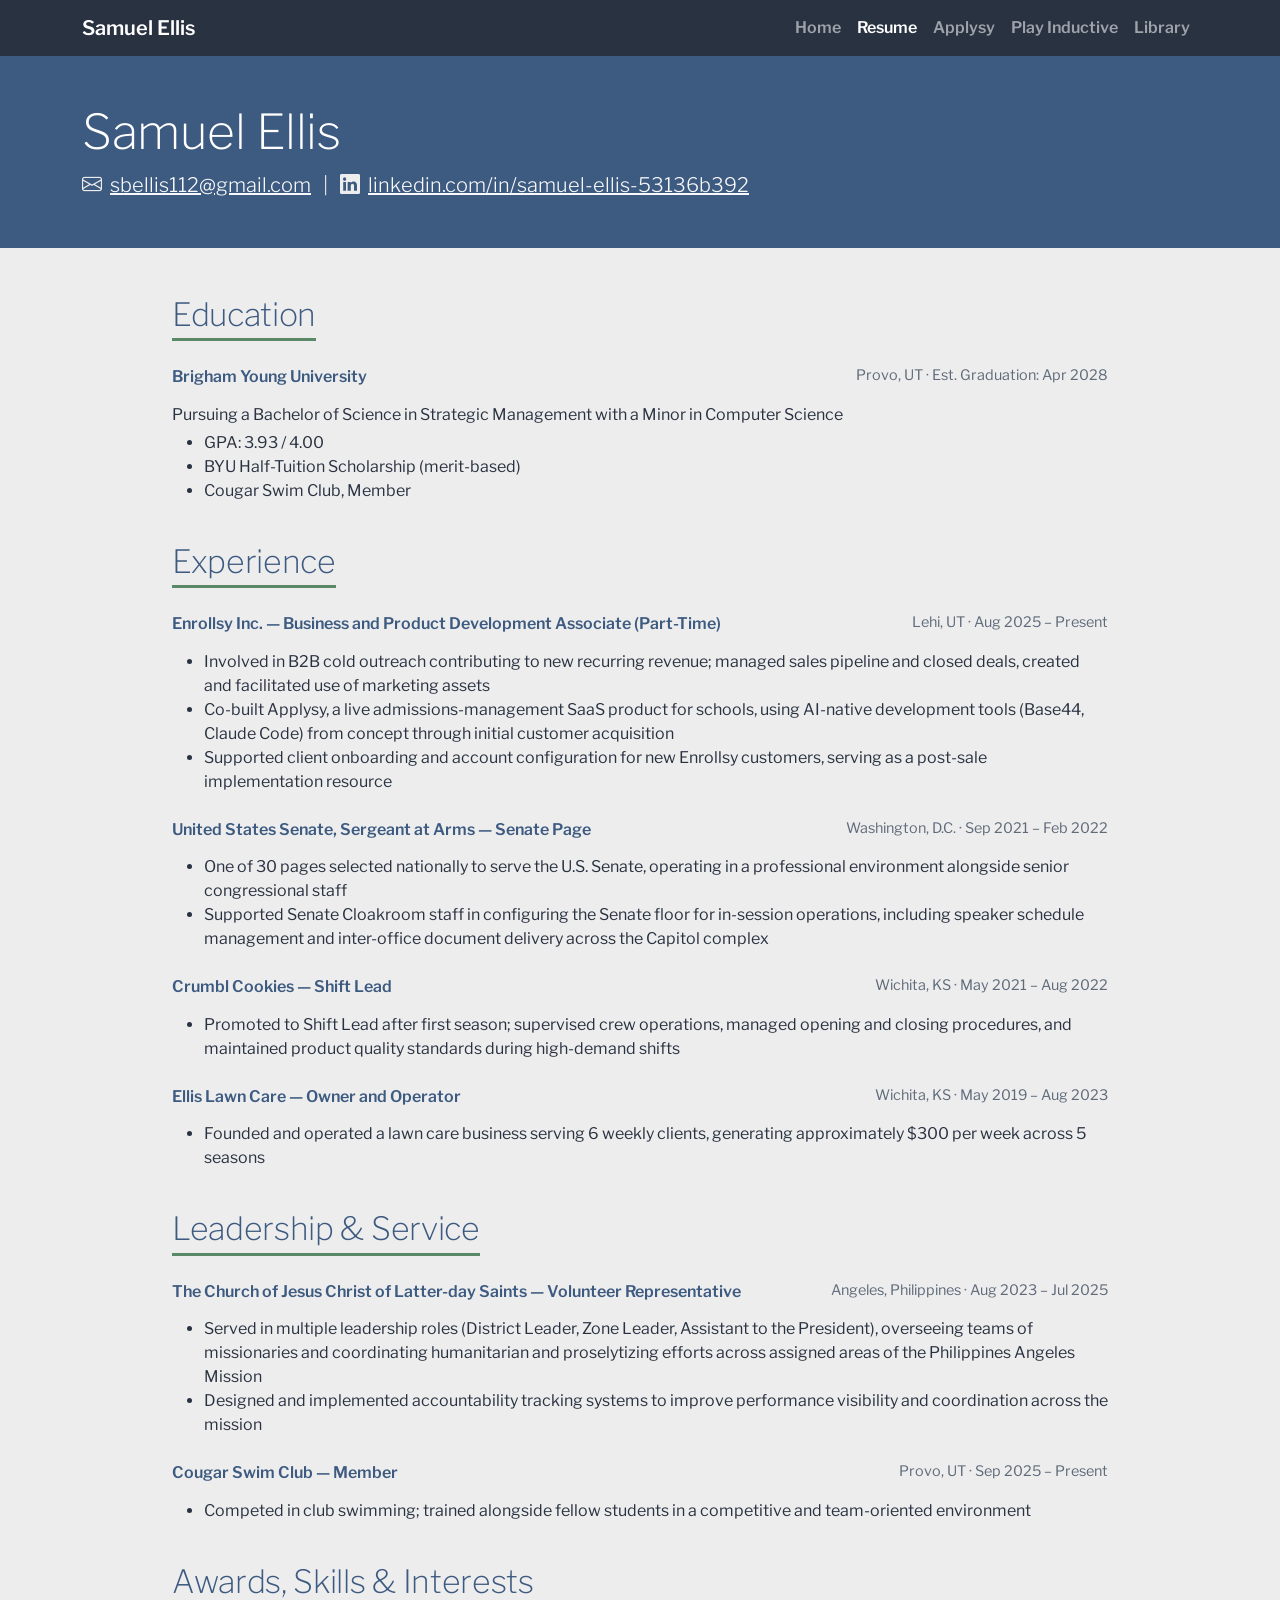
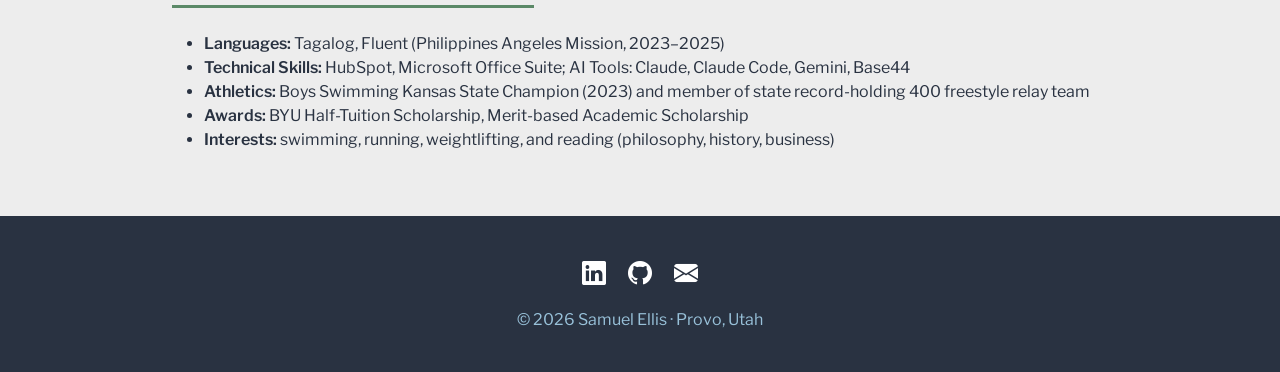
<file: resume.html>
<!DOCTYPE html>
<html lang="en">
<head>
  <meta charset="UTF-8">
  <meta name="viewport" content="width=device-width, initial-scale=1">
  <title>Resume | Samuel Ellis</title>
  <link rel="preconnect" href="https://fonts.googleapis.com">
  <link rel="preconnect" href="https://fonts.gstatic.com" crossorigin>
  <link href="https://fonts.googleapis.com/css2?family=Libre+Franklin:wght@200;400;600&display=swap" rel="stylesheet">
  <link href="https://cdn.jsdelivr.net/npm/bootstrap@5.3.3/dist/css/bootstrap.min.css" rel="stylesheet">
  <link href="https://cdn.jsdelivr.net/npm/bootstrap-icons@1.11.3/font/bootstrap-icons.min.css" rel="stylesheet">
  <link href="css/site.css" rel="stylesheet">
</head>
<body>

  <nav class="navbar navbar-expand-md navbar-dark navbar-custom">
    <div class="container">
      <a class="navbar-brand" href="index.html">Samuel Ellis</a>
      <button class="navbar-toggler" type="button" data-bs-toggle="collapse" data-bs-target="#mainNav"
              aria-controls="mainNav" aria-expanded="false" aria-label="Toggle navigation">
        <span class="navbar-toggler-icon"></span>
      </button>
      <div class="collapse navbar-collapse" id="mainNav">
        <ul class="navbar-nav ms-auto">
          <li class="nav-item"><a class="nav-link" href="index.html">Home</a></li>
          <li class="nav-item"><a class="nav-link active" href="resume.html">Resume</a></li>
          <li class="nav-item"><a class="nav-link" href="https://app.applysy.com/" target="_blank" rel="noopener">Applysy</a></li>
          <li class="nav-item"><a class="nav-link" href="https://samellis1.github.io/InductiveReasoningGame/" target="_blank" rel="noopener">Play Inductive</a></li>
          <li class="nav-item"><a class="nav-link" href="https://samellis1.github.io/Ellis-Home-Library/" target="_blank" rel="noopener">Library</a></li>
        </ul>
      </div>
    </div>
  </nav>

  <header class="hero py-5">
    <div class="container">
      <h1 class="display-5">Samuel Ellis</h1>
      <p class="lead mb-0">
        <i class="bi bi-envelope me-1"></i>
        <a href="mailto:sbellis112@gmail.com" class="link-light">sbellis112@gmail.com</a>
        <span class="mx-2">|</span>
        <i class="bi bi-linkedin me-1"></i>
        <a href="https://www.linkedin.com/in/samuel-ellis-53136b392" class="link-light">linkedin.com/in/samuel-ellis-53136b392</a>
      </p>
    </div>
  </header>

  <main class="py-5">
    <div class="container col-lg-9">

      <section class="resume-section">
        <h2 class="section-title">Education</h2>
        <div class="d-flex justify-content-between flex-wrap">
          <p class="timeline-org">Brigham Young University</p>
          <p class="timeline-meta">Provo, UT &middot; Est. Graduation: Apr 2028</p>
        </div>
        <p class="mb-1">Pursuing a Bachelor of Science in Strategic Management with a Minor in Computer Science</p>
        <ul>
          <li>GPA: 3.93 / 4.00</li>
          <li>BYU Half-Tuition Scholarship (merit-based)</li>
          <li>Cougar Swim Club, Member</li>
        </ul>
      </section>

      <section class="resume-section">
        <h2 class="section-title">Experience</h2>

        <div class="mb-4">
          <div class="d-flex justify-content-between flex-wrap">
            <p class="timeline-org">Enrollsy Inc. &mdash; Business and Product Development Associate (Part-Time)</p>
            <p class="timeline-meta">Lehi, UT &middot; Aug 2025 &ndash; Present</p>
          </div>
          <ul>
            <li>Involved in B2B cold outreach contributing to new recurring revenue; managed sales pipeline and closed deals, created and facilitated use of marketing assets</li>
            <li>Co-built Applysy, a live admissions-management SaaS product for schools, using AI-native development tools (Base44, Claude Code) from concept through initial customer acquisition</li>
            <li>Supported client onboarding and account configuration for new Enrollsy customers, serving as a post-sale implementation resource</li>
          </ul>
        </div>

        <div class="mb-4">
          <div class="d-flex justify-content-between flex-wrap">
            <p class="timeline-org">United States Senate, Sergeant at Arms &mdash; Senate Page</p>
            <p class="timeline-meta">Washington, D.C. &middot; Sep 2021 &ndash; Feb 2022</p>
          </div>
          <ul>
            <li>One of 30 pages selected nationally to serve the U.S. Senate, operating in a professional environment alongside senior congressional staff</li>
            <li>Supported Senate Cloakroom staff in configuring the Senate floor for in-session operations, including speaker schedule management and inter-office document delivery across the Capitol complex</li>
          </ul>
        </div>

        <div class="mb-4">
          <div class="d-flex justify-content-between flex-wrap">
            <p class="timeline-org">Crumbl Cookies &mdash; Shift Lead</p>
            <p class="timeline-meta">Wichita, KS &middot; May 2021 &ndash; Aug 2022</p>
          </div>
          <ul>
            <li>Promoted to Shift Lead after first season; supervised crew operations, managed opening and closing procedures, and maintained product quality standards during high-demand shifts</li>
          </ul>
        </div>

        <div>
          <div class="d-flex justify-content-between flex-wrap">
            <p class="timeline-org">Ellis Lawn Care &mdash; Owner and Operator</p>
            <p class="timeline-meta">Wichita, KS &middot; May 2019 &ndash; Aug 2023</p>
          </div>
          <ul>
            <li>Founded and operated a lawn care business serving 6 weekly clients, generating approximately $300 per week across 5 seasons</li>
          </ul>
        </div>
      </section>

      <section class="resume-section">
        <h2 class="section-title">Leadership &amp; Service</h2>

        <div class="mb-4">
          <div class="d-flex justify-content-between flex-wrap">
            <p class="timeline-org">The Church of Jesus Christ of Latter-day Saints &mdash; Volunteer Representative</p>
            <p class="timeline-meta">Angeles, Philippines &middot; Aug 2023 &ndash; Jul 2025</p>
          </div>
          <ul>
            <li>Served in multiple leadership roles (District Leader, Zone Leader, Assistant to the President), overseeing teams of missionaries and coordinating humanitarian and proselytizing efforts across assigned areas of the Philippines Angeles Mission</li>
            <li>Designed and implemented accountability tracking systems to improve performance visibility and coordination across the mission</li>
          </ul>
        </div>

        <div>
          <div class="d-flex justify-content-between flex-wrap">
            <p class="timeline-org">Cougar Swim Club &mdash; Member</p>
            <p class="timeline-meta">Provo, UT &middot; Sep 2025 &ndash; Present</p>
          </div>
          <ul>
            <li>Competed in club swimming; trained alongside fellow students in a competitive and team-oriented environment</li>
          </ul>
        </div>
      </section>

      <section class="resume-section">
        <h2 class="section-title">Awards, Skills &amp; Interests</h2>
        <ul>
          <li><strong>Languages:</strong> Tagalog, Fluent (Philippines Angeles Mission, 2023&ndash;2025)</li>
          <li><strong>Technical Skills:</strong> HubSpot, Microsoft Office Suite; AI Tools: Claude, Claude Code, Gemini, Base44</li>
          <li><strong>Athletics:</strong> Boys Swimming Kansas State Champion (2023) and member of state record-holding 400 freestyle relay team</li>
          <li><strong>Awards:</strong> BYU Half-Tuition Scholarship, Merit-based Academic Scholarship</li>
          <li><strong>Interests:</strong> swimming, running, weightlifting, and reading (philosophy, history, business)</li>
        </ul>
      </section>

    </div>
  </main>

  <footer class="footer-custom">
    <div class="container text-center">
      <div class="mb-3">
        <a href="https://www.linkedin.com/in/samuel-ellis-53136b392" aria-label="LinkedIn"><i class="bi bi-linkedin"></i></a>
        <a href="https://github.com/samellis1" aria-label="GitHub"><i class="bi bi-github"></i></a>
        <a href="mailto:sbellis@byu.edu" aria-label="Email"><i class="bi bi-envelope-fill"></i></a>
      </div>
      <p class="mb-0">&copy; 2026 Samuel Ellis &middot; Provo, Utah</p>
    </div>
  </footer>

  <script src="https://cdn.jsdelivr.net/npm/bootstrap@5.3.3/dist/js/bootstrap.bundle.min.js"></script>
</body>
</html>
</file>
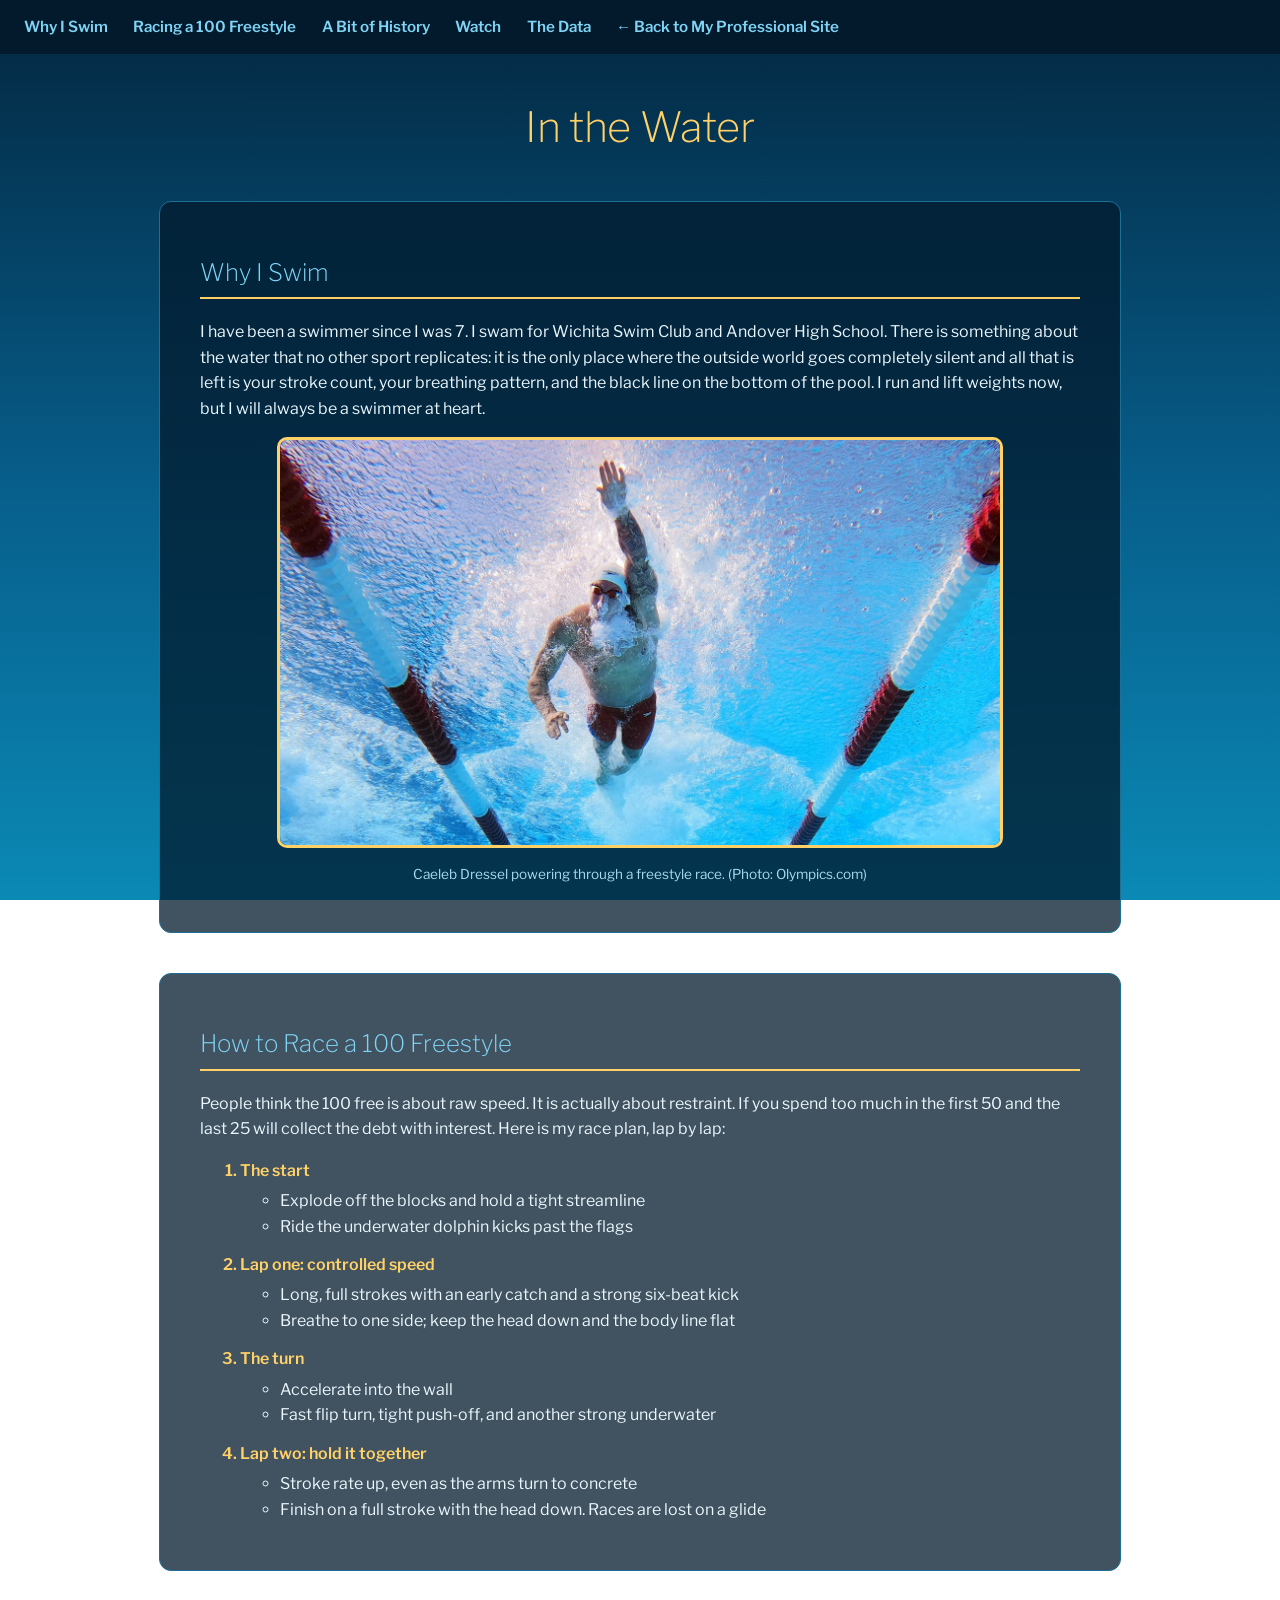
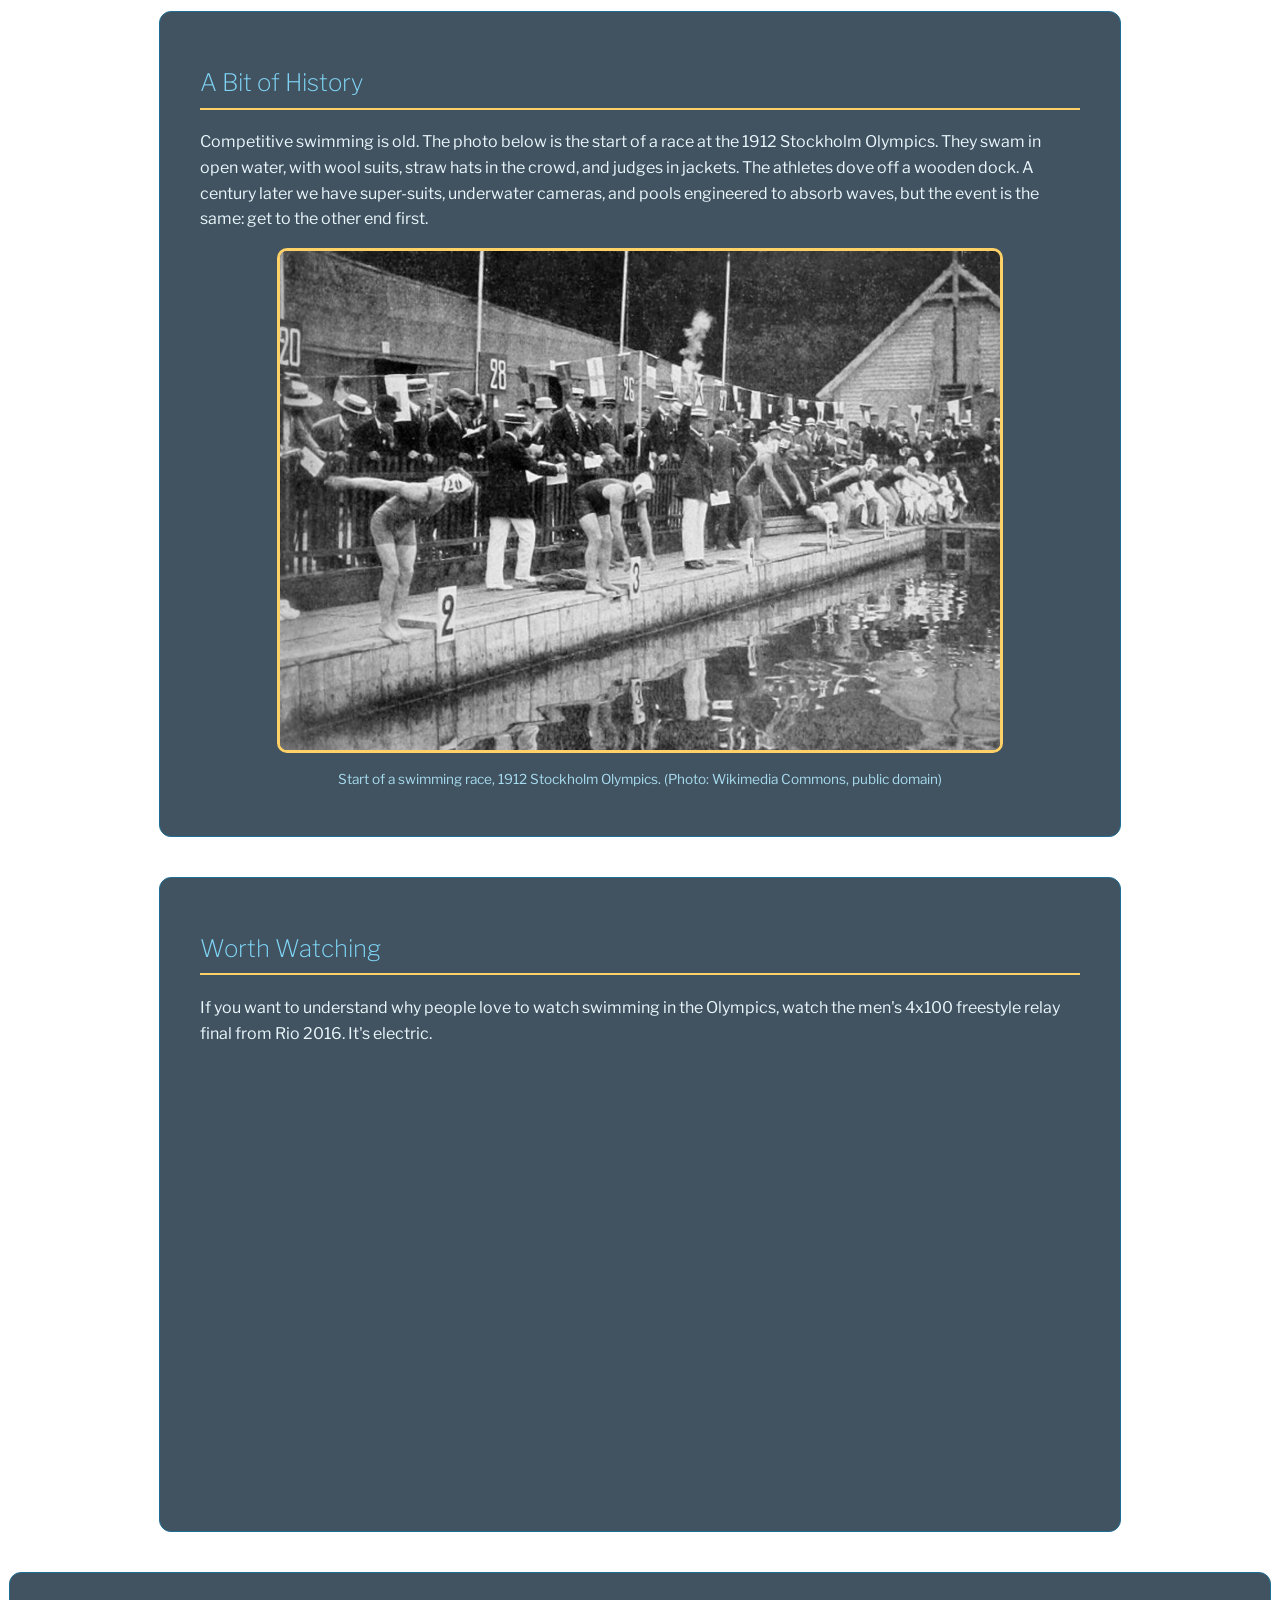
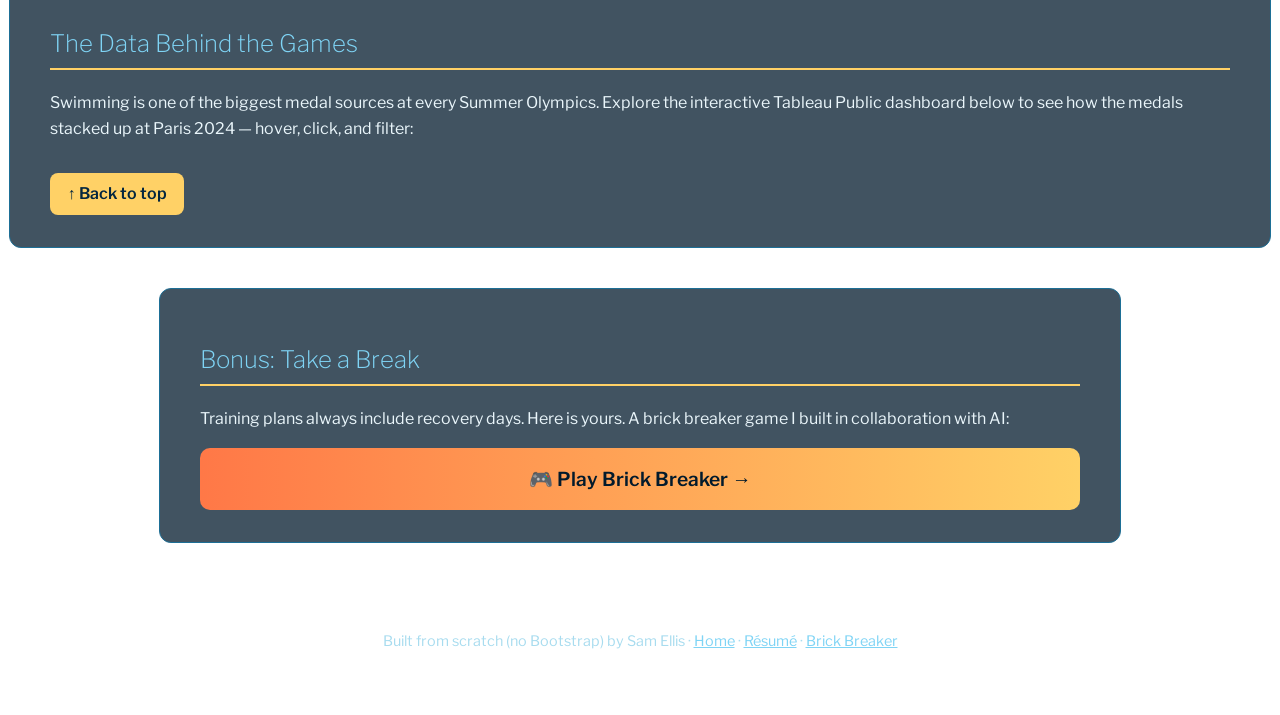
<file: scratch.html>
<!DOCTYPE html>
<html lang="en">
<head>
  <meta charset="UTF-8">
  <meta name="viewport" content="width=device-width, initial-scale=1">
  <title>In the Water | Sam Ellis on Swimming</title>
  <link rel="preconnect" href="https://fonts.googleapis.com">
  <link rel="preconnect" href="https://fonts.gstatic.com" crossorigin>
  <link href="https://fonts.googleapis.com/css2?family=Libre+Franklin:wght@200;400;600&display=swap" rel="stylesheet">
  <link rel="stylesheet" href="css/scratch.css">
</head>
<body id="top">

  <nav class="top-nav">
    <a href="#why">Why I Swim</a>
    <a href="#race-plan">Racing a 100 Freestyle</a>
    <a href="#history">A Bit of History</a>
    <a href="#watch">Watch</a>
    <a href="#data">The Data</a>
    <a href="index.html">&larr; Back to My Professional Site</a>
  </nav>

  <h1>In the Water</h1>

  <div class="content-block" id="why">
    <h2>Why I Swim</h2>
    <p>
      I have been a swimmer since I was 7. I swam for Wichita Swim Club and Andover High School. There is something about the water that no
      other sport replicates: it is the only place where the outside world goes completely
      silent and all that is left is your stroke count, your breathing pattern, and the
      black line on the bottom of the pool. I run and lift weights now, but I will always be a swimmer at heart.
    </p>
    <img src="images/dressel.jpg" alt="Underwater view of Caeleb Dressel swimming freestyle" class="feature-photo">
    <p class="caption">Caeleb Dressel powering through a freestyle race. (Photo: Olympics.com)</p>
  </div>

  <div class="content-block" id="race-plan">
    <h2>How to Race a 100 Freestyle</h2>
    <p>
      People think the 100 free is about raw speed. It is actually about restraint. If you
      spend too much in the first 50 and the last 25 will collect the debt with interest. Here is
      my race plan, lap by lap:
    </p>
    <ol class="race-plan">
      <li>The start
        <ul>
          <li>Explode off the blocks and hold a tight streamline</li>
          <li>Ride the underwater dolphin kicks past the flags</li>
        </ul>
      </li>
      <li>Lap one: controlled speed
        <ul>
          <li>Long, full strokes with an early catch and a strong six-beat kick</li>
          <li>Breathe to one side; keep the head down and the body line flat</li>
        </ul>
      </li>
      <li>The turn
        <ul>
          <li>Accelerate into the wall</li>
          <li>Fast flip turn, tight push-off, and another strong underwater</li>
        </ul>
      </li>
      <li>Lap two: hold it together
        <ul>
          <li>Stroke rate up, even as the arms turn to concrete</li>
          <li>Finish on a full stroke with the head down. Races are lost on a glide</li>
        </ul>
      </li>
    </ol>
  </div>

  <div class="content-block" id="history">
    <h2>A Bit of History</h2>
    <p>
      Competitive swimming is old. The photo below is the start of a race at the 1912
      Stockholm Olympics. They swam in open water, with wool suits, straw hats in the crowd, and judges in
      jackets. The athletes dove off a wooden dock. A century later we have super-suits,
      underwater cameras, and pools engineered to absorb waves, but the event is the same:
      get to the other end first.
    </p>
    <img src="images/freestyle.jpg" alt="Swimmers on a wooden dock at the start of a race at the 1912 Stockholm Olympics" class="feature-photo">
    <p class="caption">Start of a swimming race, 1912 Stockholm Olympics. (Photo: Wikimedia Commons, public domain)</p>
  </div>

  <div class="content-block" id="watch">
    <h2>Worth Watching</h2>
    <p>
      If you want to understand why people love to watch swimming in the Olympics, watch the men's 4x100 freestyle
      relay final from Rio 2016. It's electric.
    </p>
    <iframe class="video-frame" width="720" height="405"
            src="https://www.youtube.com/embed/SQIwXt4p4Do"
            title="Revenge in Rio: Michael Phelps and Team USA reclaim the 4x100 freestyle relay"
            allow="accelerometer; autoplay; clipboard-write; encrypted-media; gyroscope; picture-in-picture; web-share"
            allowfullscreen></iframe>
  </div>

  <div class="content-block" id="data">
    <h2>The Data Behind the Games</h2>
    <p>
      Swimming is one of the biggest medal sources at every Summer Olympics. Explore the
      interactive Tableau Public dashboard below to see how the medals stacked up at
      Paris 2024 &mdash; hover, click, and filter:
    </p>
    <div class="viz-wrap">
      <tableau-viz id="tableau-viz"
                   src="https://public.tableau.com/views/Paris2024OlympicsLPDashboard/Home"
                   width="1100" height="900" toolbar="bottom">
      </tableau-viz>
    </div>
    <a href="#top" class="back-to-top">&uarr; Back to top</a>
  </div>

  <div class="content-block">
    <h2>Bonus: Take a Break</h2>
    <p>
      Training plans always include recovery days. Here is yours. A brick
      breaker game I built in collaboration with AI:
    </p>
    <a class="game-link" href="brickbreaker.html">&#127918; Play Brick Breaker &rarr;</a>
  </div>

  <footer class="scratch-footer">
    <p>
      Built from scratch (no Bootstrap) by Sam Ellis &middot;
      <a href="index.html">Home</a> &middot;
      <a href="resume.html">R&eacute;sum&eacute;</a> &middot;
      <a href="brickbreaker.html">Brick Breaker</a>
    </p>
  </footer>

  <script type="module" src="https://public.tableau.com/javascripts/api/tableau.embedding.3.latest.min.js"></script>
</body>
</html>
</file>
<file: css/site.css>
/* Custom CSS 1 — styles layered on top of Bootstrap for the professional pages */

:root {
  --ink: #293241;        /* Jet Black */
  --dusk: #3d5a80;       /* Dusk Blue */
  --powder: #98c1d9;     /* Powder Blue */
  --accent: #5B8967;     /* Sage */
  --paper: #ededed;      /* Light Cyan */
}

body {
  font-family: "Libre Franklin", "Segoe UI", "Helvetica Neue", Arial, sans-serif;
  font-weight: 400;
  background-color: var(--paper);
  color: var(--ink);
}

/* Type hierarchy: ExtraLight 200 for large display headings,
   Regular 400 for body copy, SemiBold 600 for labels and emphasis. */
.display-4,
.display-5,
.section-title {
  font-weight: 200;
  letter-spacing: -0.01em;
}

.navbar-brand,
.nav-link,
.btn,
.card-title,
strong,
b {
  font-weight: 600;
}

.navbar-custom {
  background-color: var(--ink);
}

.hero {
  background: #3d5a80;
  color: #ffffff;
  padding: 6rem 0 5rem 0;
}

.hero .lead {
  color: var(--paper);
}

.hero-row {
  display: flex;
  align-items: center;
  gap: 2.5rem;
  flex-wrap: wrap;
}

.hero-intro {
  flex: 1 1 20rem;
}

/* Circular avatar from a square headshot. */
.hero-avatar {
  flex: 0 0 auto;
  width: 200px;
  height: 200px;
  border-radius: 50%;
  background-image: url("../images/headshot.jpg");
  background-size: cover;
  background-position: center 40%;
  background-repeat: no-repeat;
  border: 4px solid rgba(224, 251, 252, 0.85);
  box-shadow: 0 6px 20px rgba(41, 50, 65, 0.35);
}

@media (max-width: 575.98px) {
  .hero-avatar {
    width: 150px;
    height: 150px;
  }
}

.section-title {
  color: var(--dusk);
  border-bottom: 3px solid var(--accent);
  display: inline-block;
  padding-bottom: 0.25rem;
  margin-bottom: 1.5rem;
}

.card-highlight {
  border: none;
  border-top: 4px solid var(--accent);
  box-shadow: 0 2px 10px rgba(41, 50, 65, 0.08);
  height: 100%;
}

.timeline-org {
  color: var(--dusk);
  font-weight: 600;
  margin-bottom: 0;
}

.timeline-meta {
  color: #5f6b7a;
  font-size: 0.9rem;
}

.skill-badge {
  background-color: var(--powder);
  color: var(--ink);
  font-weight: 600;
  margin: 0.15rem;
  padding: 0.5rem 0.9rem;
  font-size: 0.9rem;
}

.footer-custom {
  background-color: var(--ink);
  color: var(--powder);
  padding: 2.5rem 0;
}

.footer-custom a {
  color: #ffffff;
  text-decoration: none;
  font-size: 1.5rem;
  margin: 0 0.6rem;
}

.footer-custom a:hover {
  color: var(--accent);
}

/* Burnt-peach accent button (hero call to action) */
.btn-accent {
  background-color: var(--accent);
  border-color: var(--accent);
  color: #ffffff;
}

.btn-accent:hover,
.btn-accent:focus {
  background-color: #d95b3e;
  border-color: #d95b3e;
  color: #ffffff;
}

.resume-section + .resume-section {
  margin-top: 2.5rem;
}

@media print {
  .navbar-custom, .footer-custom { display: none; }
}
</file>
<file: css/scratch.css>
/* Custom CSS 2 — written from scratch for the swimming page (no Bootstrap) */

body {
  margin: 0;
  background: linear-gradient(180deg, #03263f 0%, #075f8c 55%, #0b89b5 100%);
  background-attachment: fixed;
  font-family: "Libre Franklin", "Segoe UI", Arial, sans-serif;
  font-weight: 400;
  color: #eaf6fb;
  line-height: 1.6;
}

.top-nav {
  background-color: #021a2c;
  padding: 0.9rem 1.5rem;
  position: sticky;
  top: 0;
}

.top-nav a {
  color: #7fd4f5;
  font-family: "Libre Franklin", "Segoe UI", Arial, sans-serif;
  font-weight: 600;
  font-size: 0.95rem;
  text-decoration: none;
  margin-right: 1.4rem;
}

.top-nav a:hover {
  color: #ffffff;
  text-decoration: underline;
}

.content-block {
  max-width: 880px;
  margin: 2.5rem auto;
  padding: 2rem 2.5rem;
  background-color: rgba(2, 26, 44, 0.75);
  border: 1px solid #1d6f96;
  border-radius: 12px;
}

h1 {
  font-family: "Libre Franklin", "Segoe UI", Arial, sans-serif;
  font-weight: 200;
  letter-spacing: -0.01em;
  color: #ffd166;
  font-size: 2.6rem;
  text-align: center;
  margin: 2.5rem 1rem 0.5rem 1rem;
}

.tagline {
  text-align: center;
  font-style: italic;
  color: #a8dcef;
  margin-top: 0;
}

h2 {
  font-family: "Libre Franklin", "Segoe UI", Arial, sans-serif;
  font-weight: 200;
  color: #7fd4f5;
  border-bottom: 2px solid #ffd166;
  padding-bottom: 0.3rem;
}

.feature-photo {
  display: block;
  width: 100%;
  max-width: 720px;
  margin: 1rem auto;
  border-radius: 10px;
  border: 3px solid #ffd166;
}

.caption {
  text-align: center;
  font-size: 0.85rem;
  color: #a8dcef;
}

ol.race-plan > li {
  margin-bottom: 0.8rem;
  font-weight: 600;
  color: #ffd166;
}

ol.race-plan ul {
  font-weight: normal;
  color: #eaf6fb;
  margin-top: 0.3rem;
}

/* The Paris 2024 dashboard has a fixed authored size; give its section more
   room and let it scroll horizontally on narrow screens instead of clipping. */
#data {
  max-width: 1180px;
}

.viz-wrap {
  overflow-x: auto;
  -webkit-overflow-scrolling: touch;
  border-radius: 10px;
}

.viz-wrap tableau-viz {
  display: block;
  margin: 0 auto;
}

.video-frame {
  display: block;
  margin: 1.5rem auto;
  max-width: 100%;
  border: none;
  border-radius: 10px;
}

.back-to-top {
  display: inline-block;
  background-color: #ffd166;
  color: #03263f;
  font-family: "Libre Franklin", "Segoe UI", Arial, sans-serif;
  font-weight: 600;
  padding: 0.5rem 1.1rem;
  border-radius: 8px;
  text-decoration: none;
  margin-top: 1rem;
}

.back-to-top:hover {
  background-color: #ffe49d;
}

.game-link {
  display: block;
  text-align: center;
  background: linear-gradient(90deg, #ff7847, #ffd166);
  color: #021a2c;
  font-family: "Libre Franklin", "Segoe UI", Arial, sans-serif;
  font-size: 1.2rem;
  font-weight: 600;
  padding: 1rem;
  border-radius: 10px;
  text-decoration: none;
}

footer.scratch-footer {
  text-align: center;
  padding: 2rem 1rem 3rem 1rem;
  font-size: 0.9rem;
  color: #a8dcef;
}

footer.scratch-footer a {
  color: #7fd4f5;
}
</file>
